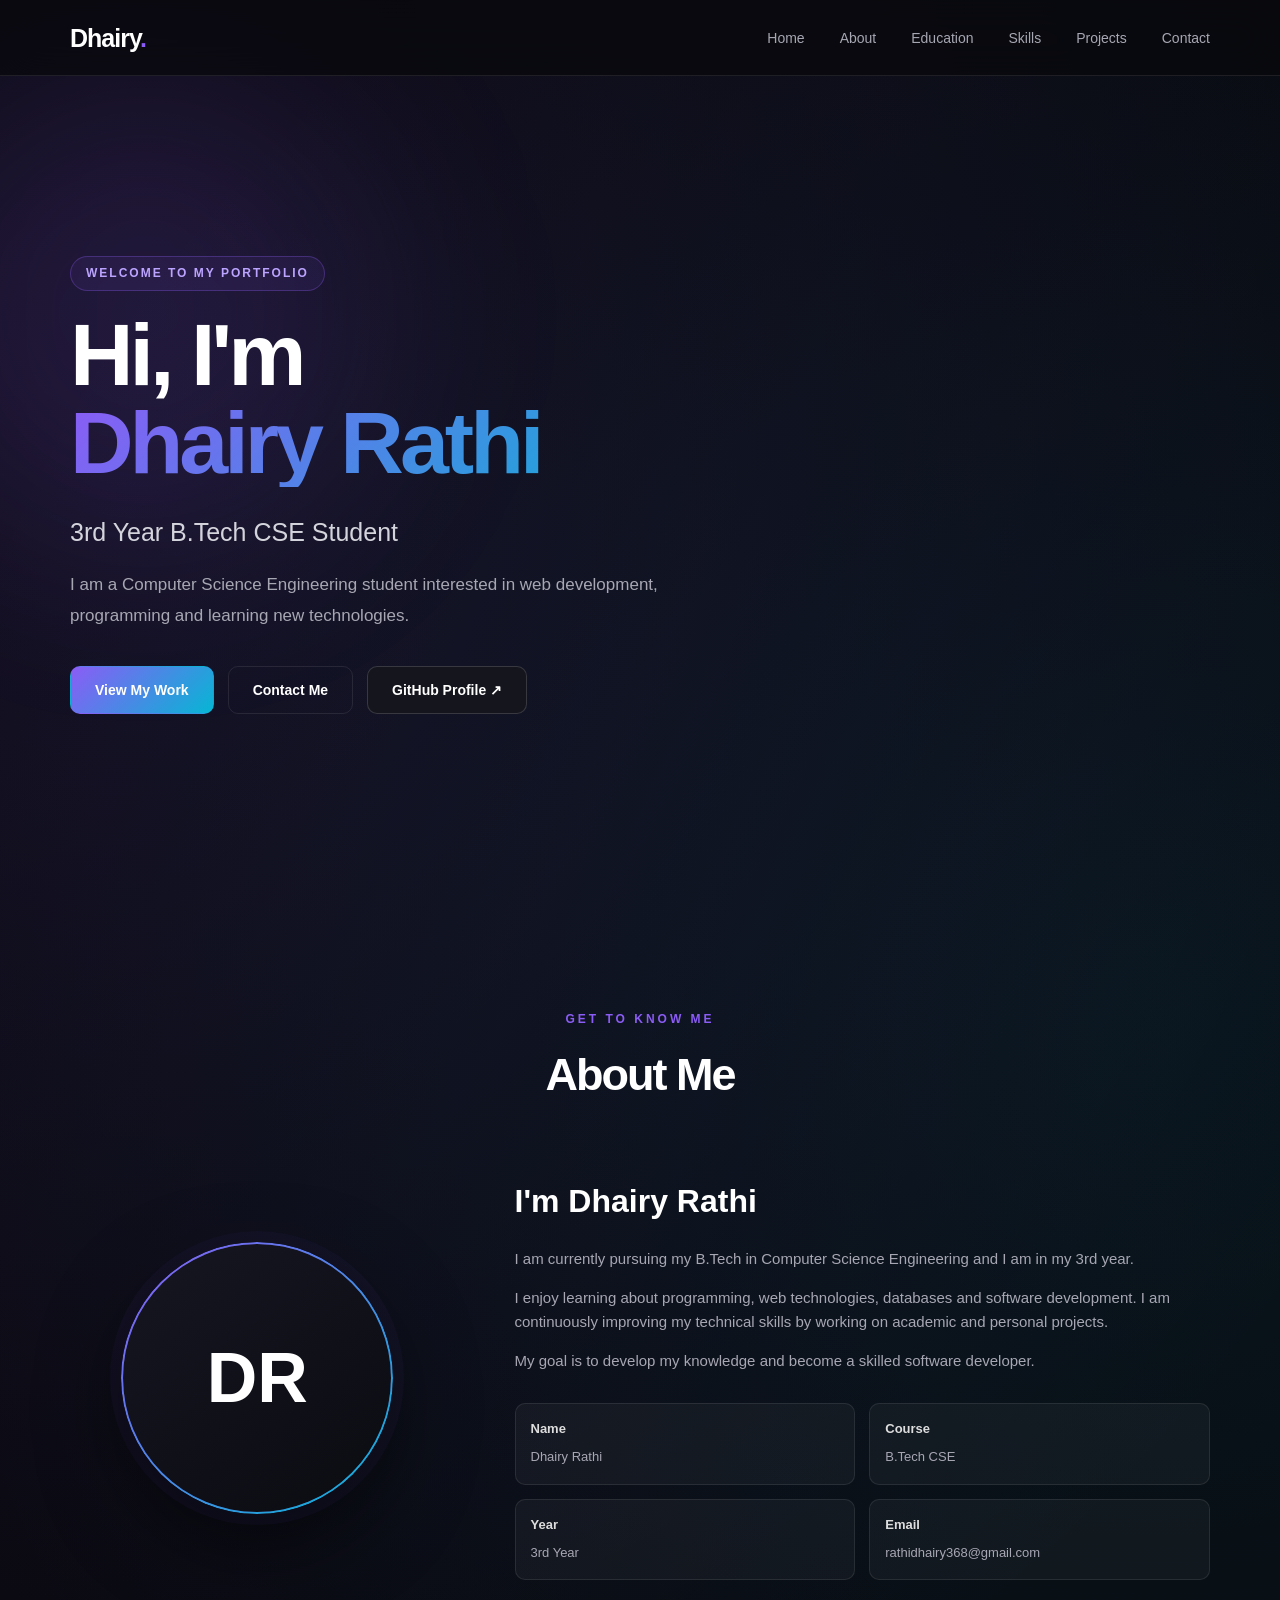
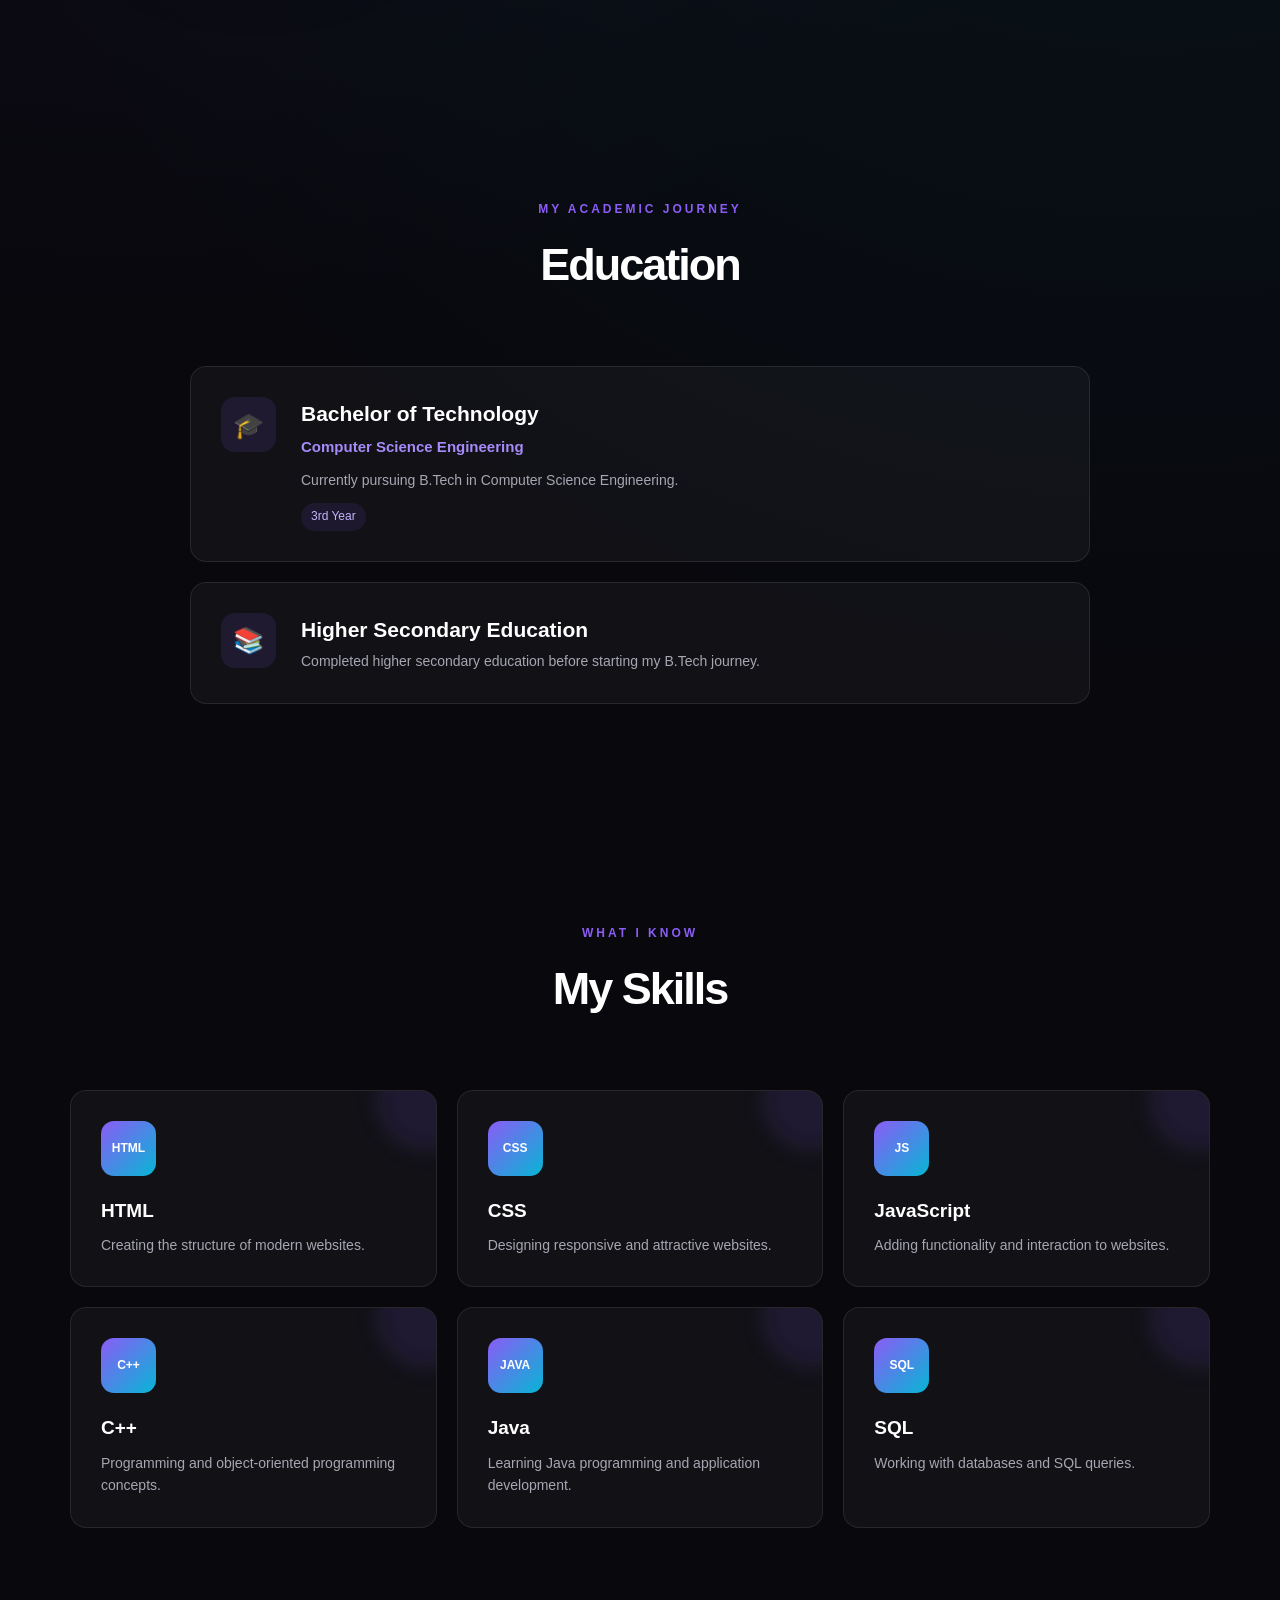
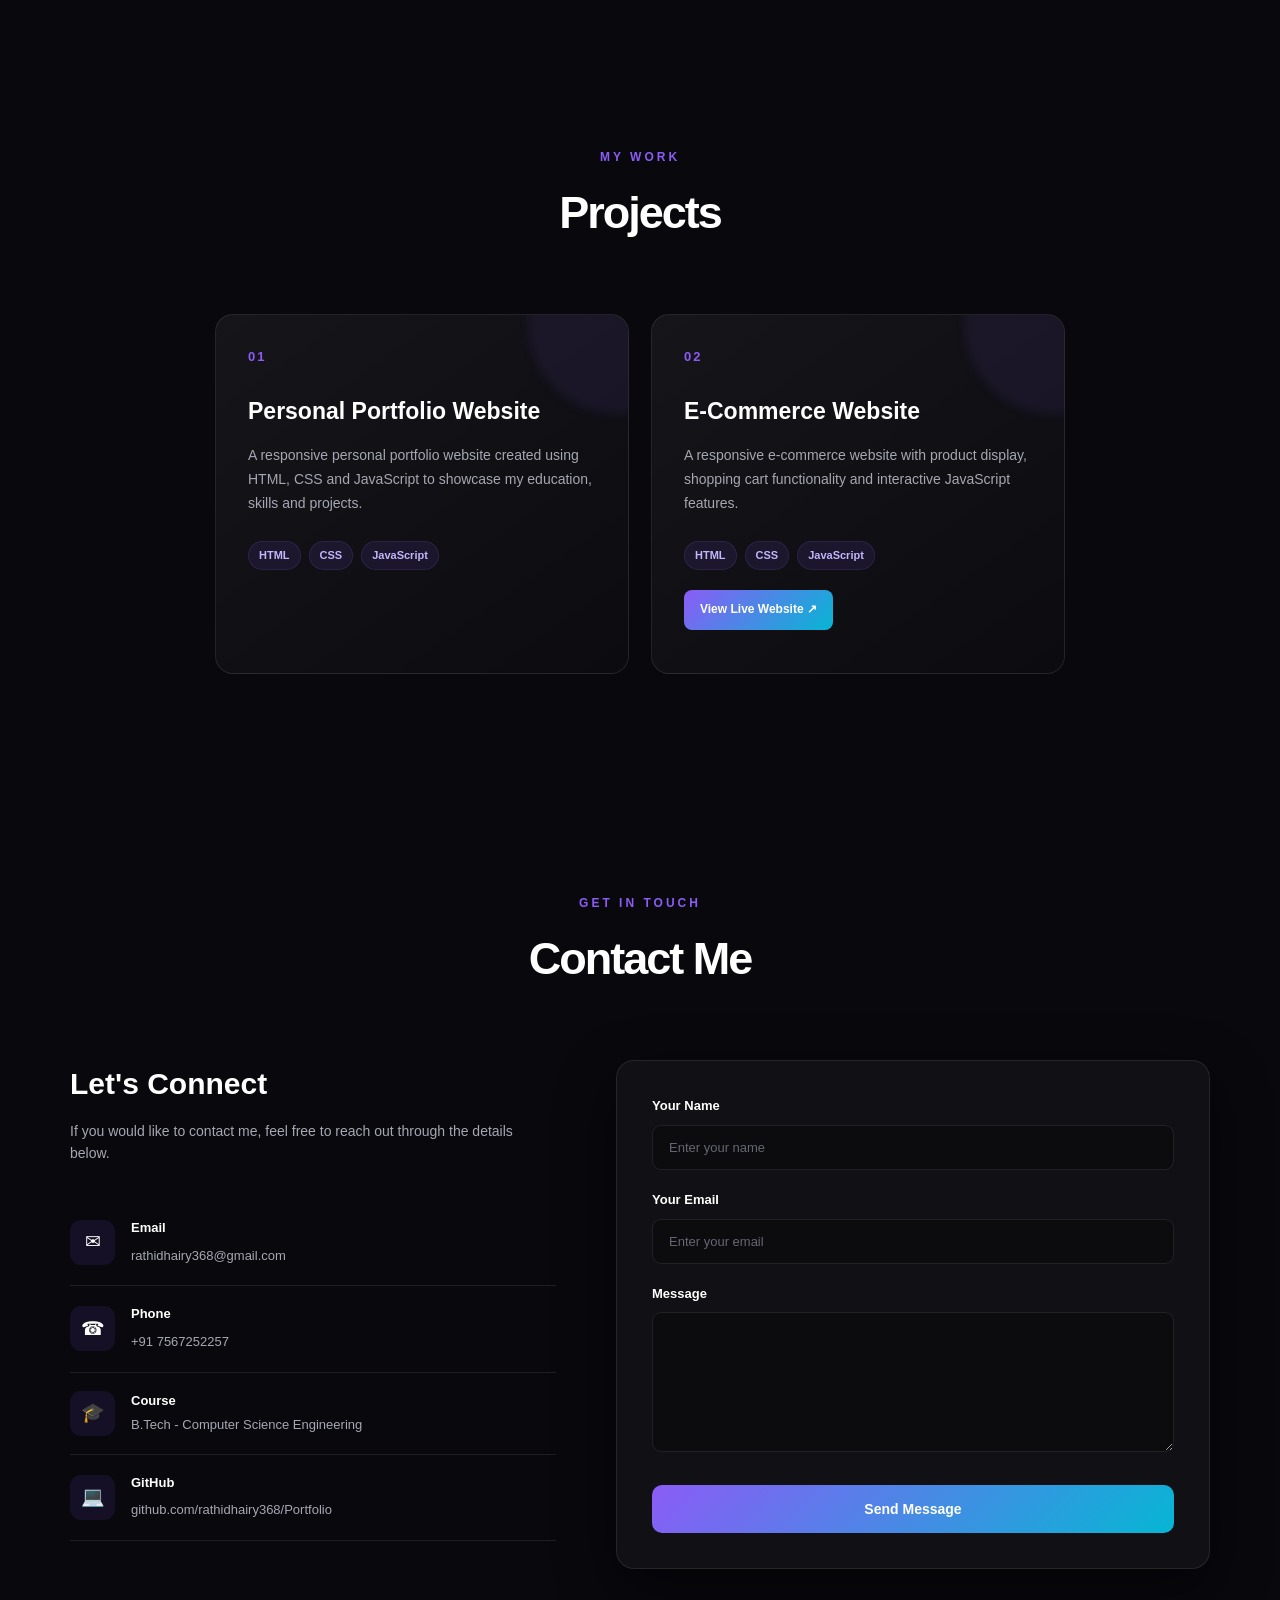
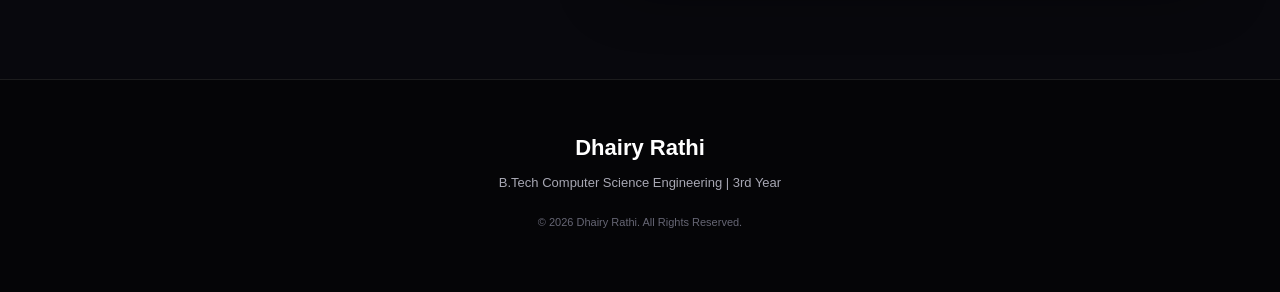
<file: Index.html>
<!DOCTYPE html>
<html lang="en">

<head>
    <meta charset="UTF-8">
    <meta name="viewport" content="width=device-width, initial-scale=1.0">

    <title>Dhairy Rathi | Portfolio</title>

    <link rel="stylesheet" href="style.css">
</head>

<body>

    <!-- ================= NAVBAR ================= -->

    <header>

        <nav class="navbar">

            <div class="logo">
                Dhairy<span>.</span>
            </div>

            <ul class="nav-links" id="navLinks">

                <li>
                    <a href="#home">Home</a>
                </li>

                <li>
                    <a href="#about">About</a>
                </li>

                <li>
                    <a href="#education">Education</a>
                </li>

                <li>
                    <a href="#skills">Skills</a>
                </li>

                <li>
                    <a href="#projects">Projects</a>
                </li>

                <li>
                    <a href="#contact">Contact</a>
                </li>

            </ul>

            <div class="menu-icon" id="menuIcon">
                ☰
            </div>

        </nav>

    </header>


    <!-- ================= HOME ================= -->

    <section id="home" class="hero">

        <div class="hero-content">

            <p class="small-title">
                WELCOME TO MY PORTFOLIO
            </p>

            <h1>
                Hi, I'm
                <span>Dhairy Rathi</span>
            </h1>

            <h2>
                3rd Year B.Tech CSE Student
            </h2>

            <p>
                I am a Computer Science Engineering student interested
                in web development, programming and learning new
                technologies.
            </p>


            <div class="hero-buttons">

                <!-- VIEW PROJECTS -->

                <a
                    href="#projects"
                    class="btn">

                    View My Work

                </a>


                <!-- CONTACT -->

                <a
                    href="#contact"
                    class="btn secondary-btn">

                    Contact Me

                </a>


                <!-- GITHUB -->

                <a
                    href="https://github.com/YOUR-GITHUB-USERNAME"
                    target="_blank"
                    rel="noopener noreferrer"
                    class="btn github-btn">

                    GitHub Profile ↗

                </a>

            </div>

        </div>

    </section>


    <!-- ================= ABOUT ================= -->

    <section id="about" class="section">

        <div class="section-title">

            <p>
                GET TO KNOW ME
            </p>

            <h2>
                About Me
            </h2>

        </div>


        <div class="about-container">


            <!-- PROFILE -->

            <div class="about-image">

                <div class="profile-circle">
                   DR
              </div>

            </div>


            <!-- ABOUT CONTENT -->

            <div class="about-content">

                <h3>
                    I'm Dhairy Rathi
                </h3>

                <p>
                    I am currently pursuing my B.Tech in Computer
                    Science Engineering and I am in my 3rd year.
                </p>

                <p>
                    I enjoy learning about programming, web technologies,
                    databases and software development. I am continuously
                    improving my technical skills by working on academic
                    and personal projects.
                </p>

                <p>
                    My goal is to develop my knowledge and become a
                    skilled software developer.
                </p>


                <div class="about-info">

                    <div>

                        <strong>
                            Name
                        </strong>

                        <span>
                            Dhairy Rathi
                        </span>

                    </div>


                    <div>

                        <strong>
                            Course
                        </strong>

                        <span>
                            B.Tech CSE
                        </span>

                    </div>


                    <div>

                        <strong>
                            Year
                        </strong>

                        <span>
                            3rd Year
                        </span>

                    </div>


                    <div>

                        <strong>
                            Email
                        </strong>

                        <span>
                            rathidhairy368@gmail.com
                        </span>

                    </div>

                </div>

            </div>

        </div>

    </section>


    <!-- ================= EDUCATION ================= -->

    <section
        id="education"
        class="section education-section">


        <div class="section-title">

            <p>
                MY ACADEMIC JOURNEY
            </p>

            <h2>
                Education
            </h2>

        </div>


        <div class="education-container">


            <!-- B.TECH -->

            <div class="education-card">

                <div class="education-icon">
                    🎓
                </div>

                <div>

                    <h3>
                        Bachelor of Technology
                    </h3>

                    <h4>
                        Computer Science Engineering
                    </h4>

                    <p>
                        Currently pursuing B.Tech in Computer
                        Science Engineering.
                    </p>

                    <span class="education-year">
                        3rd Year
                    </span>

                </div>

            </div>


            <!-- HIGHER SECONDARY -->

            <div class="education-card">

                <div class="education-icon">
                    📚
                </div>

                <div>

                    <h3>
                        Higher Secondary Education
                    </h3>

                    <p>
                        Completed higher secondary education before
                        starting my B.Tech journey.
                    </p>

                </div>

            </div>

        </div>

    </section>


    <!-- ================= SKILLS ================= -->

    <section
        id="skills"
        class="section">


        <div class="section-title">

            <p>
                WHAT I KNOW
            </p>

            <h2>
                My Skills
            </h2>

        </div>


        <div class="skills-container">


            <!-- HTML -->

            <div class="skill-card">

                <div class="skill-icon">
                    HTML
                </div>

                <h3>
                    HTML
                </h3>

                <p>
                    Creating the structure of modern websites.
                </p>

            </div>


            <!-- CSS -->

            <div class="skill-card">

                <div class="skill-icon">
                    CSS
                </div>

                <h3>
                    CSS
                </h3>

                <p>
                    Designing responsive and attractive websites.
                </p>

            </div>


            <!-- JAVASCRIPT -->

            <div class="skill-card">

                <div class="skill-icon">
                    JS
                </div>

                <h3>
                    JavaScript
                </h3>

                <p>
                    Adding functionality and interaction to websites.
                </p>

            </div>


            <!-- C++ -->

            <div class="skill-card">

                <div class="skill-icon">
                    C++
                </div>

                <h3>
                    C++
                </h3>

                <p>
                    Programming and object-oriented programming concepts.
                </p>

            </div>


            <!-- JAVA -->

            <div class="skill-card">

                <div class="skill-icon">
                    JAVA
                </div>

                <h3>
                    Java
                </h3>

                <p>
                    Learning Java programming and application development.
                </p>

            </div>


            <!-- SQL -->

            <div class="skill-card">

                <div class="skill-icon">
                    SQL
                </div>

                <h3>
                    SQL
                </h3>

                <p>
                    Working with databases and SQL queries.
                </p>

            </div>

        </div>

    </section>


    <!-- ================= PROJECTS ================= -->

    <section
        id="projects"
        class="section projects-section">


        <div class="section-title">

            <p>
                MY WORK
            </p>

            <h2>
                Projects
            </h2>

        </div>


        <div class="projects-container">


            <!-- ================= PROJECT 01 ================= -->

            <div class="project-card">

                <div class="project-number">
                    01
                </div>

                <h3>
                    Personal Portfolio Website
                </h3>

                <p>
                    A responsive personal portfolio website created
                    using HTML, CSS and JavaScript to showcase my
                    education, skills and projects.
                </p>


                <div class="project-tech">

                    <span>
                        HTML
                    </span>

                    <span>
                        CSS
                    </span>

                    <span>
                        JavaScript
                    </span>

                </div>

            </div>


            <!-- ================= PROJECT 02 ================= -->

            <div class="project-card">

                <div class="project-number">
                    02
                </div>

                <h3>
                    E-Commerce Website
                </h3>

                <p>
                    A responsive e-commerce website with product
                    display, shopping cart functionality and
                    interactive JavaScript features.
                </p>


                <div class="project-tech">

                    <span>
                        HTML
                    </span>

                    <span>
                        CSS
                    </span>

                    <span>
                        JavaScript
                    </span>

                </div>


                <!-- LIVE WEBSITE -->

                <a
                    href="https://e-commerce-website-ashen-rho-31.vercel.app/"
                    target="_blank"
                    rel="noopener noreferrer"
                    class="project-btn">

                    View Live Website ↗

                </a>

            </div>

        </div>

    </section>


    <!-- ================= CONTACT ================= -->

    <section
        id="contact"
        class="section contact-section">


        <div class="section-title">

            <p>
                GET IN TOUCH
            </p>

            <h2>
                Contact Me
            </h2>

        </div>


        <div class="contact-container">


            <!-- ================= CONTACT INFORMATION ================= -->

            <div class="contact-info">

                <h3>
                    Let's Connect
                </h3>

                <p>
                    If you would like to contact me, feel free to
                    reach out through the details below.
                </p>


                <!-- EMAIL -->

                <div class="contact-item">

                    <div class="contact-icon">
                        ✉
                    </div>

                    <div>

                        <h4>
                            Email
                        </h4>

                        <a
                            href="mailto:rathidhairy368@gmail.com">

                            rathidhairy368@gmail.com

                        </a>

                    </div>

                </div>


                <!-- PHONE -->

                <div class="contact-item">

                    <div class="contact-icon">
                        ☎
                    </div>

                    <div>

                        <h4>
                            Phone
                        </h4>

                        <a
                            href="tel:7567252257">

                            +91 7567252257

                        </a>

                    </div>

                </div>


                <!-- COURSE -->

                <div class="contact-item">

                    <div class="contact-icon">
                        🎓
                    </div>

                    <div>

                        <h4>
                            Course
                        </h4>

                        <p>
                            B.Tech - Computer Science Engineering
                        </p>

                    </div>

                </div>


                <!-- GITHUB -->

                <div class="contact-item">

                    <div class="contact-icon">
                        💻
                    </div>

                    <div>

                        <h4>
                            GitHub
                        </h4>

                        <a
                            href="https://github.com/YOUR-GITHUB-USERNAME"
                            target="_blank"
                            rel="noopener noreferrer">

                          github.com/rathidhairy368/Portfolio

                        </a>

                    </div>

                </div>

            </div>


            <!-- ================= CONTACT FORM ================= -->

            <form
                id="contactForm"
                class="contact-form"
                action="https://formspree.io/f/xqpekvbk"
                method="POST">


                <!-- NAME -->

                <div class="form-group">

                    <label for="name">
                        Your Name
                    </label>

                    <input
                        type="text"
                        id="name"
                        name="name"
                        placeholder="Enter your name"
                    >

                    <small id="nameError">
                    </small>

                </div>


                <!-- EMAIL -->

                <div class="form-group">

                    <label for="email">
                        Your Email
                    </label>

                    <input
                        type="email"
                        id="email"
                        name="email"
                        placeholder="Enter your email"
                    >

                    <small id="emailError">
                    </small>

                </div>


                <!-- MESSAGE -->

                <div class="form-group">

                    <label for="message">
                        Message
                    </label>

                    <textarea
                        id="message"
                        name="message"
                        rows="5"
                        placeholder="Write your message">
                    </textarea>

                    <small id="messageError">
                    </small>

                </div>


                <!-- SUBMIT -->

                <button
                    type="submit"
                    class="btn">

                    Send Message

                </button>

            </form>

        </div>

    </section>


    <!-- ================= FOOTER ================= -->

    <footer>

        <div class="footer-content">

            <h3>
                Dhairy Rathi
            </h3>

            <p>
                B.Tech Computer Science Engineering | 3rd Year
            </p>

            <p class="copyright">
                © 2026 Dhairy Rathi. All Rights Reserved.
            </p>

        </div>

    </footer>


    <!-- ================= JAVASCRIPT ================= -->

    <script src="script.js"></script>

</body>

</html>
</file>
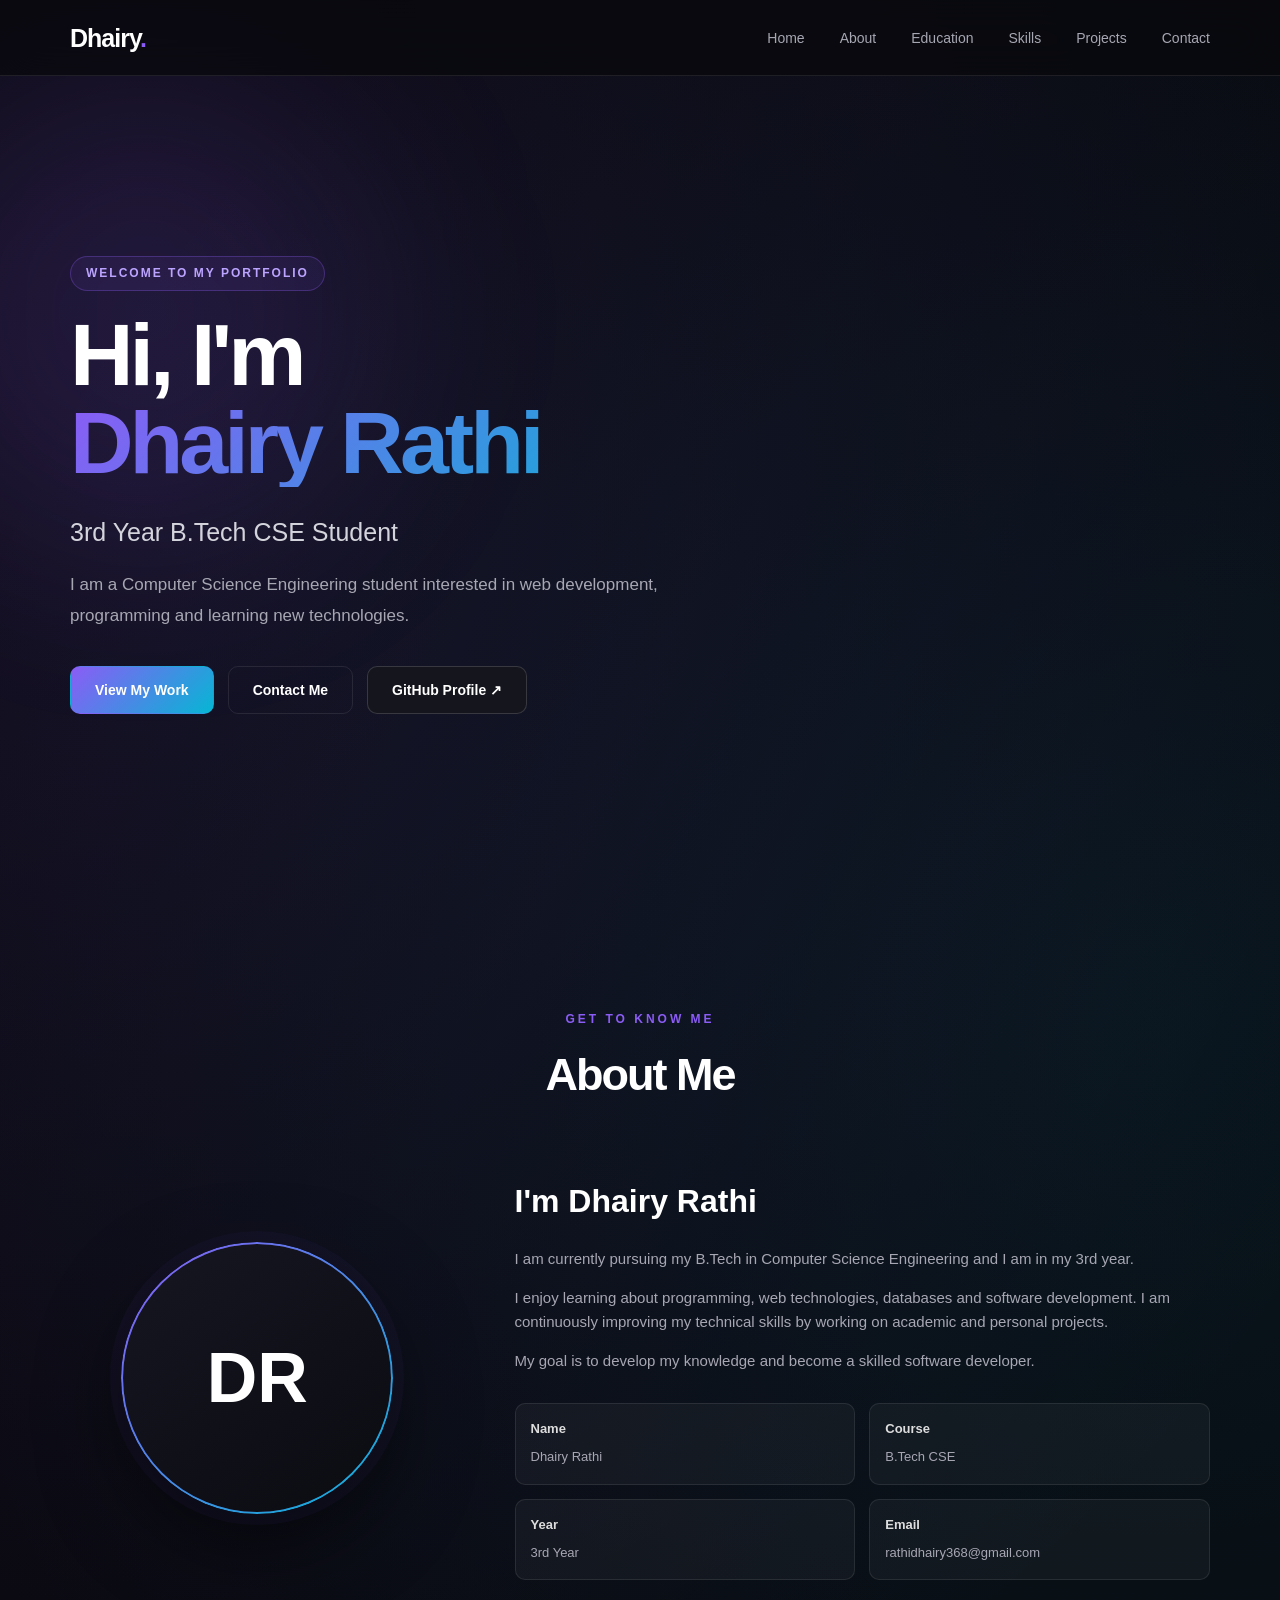
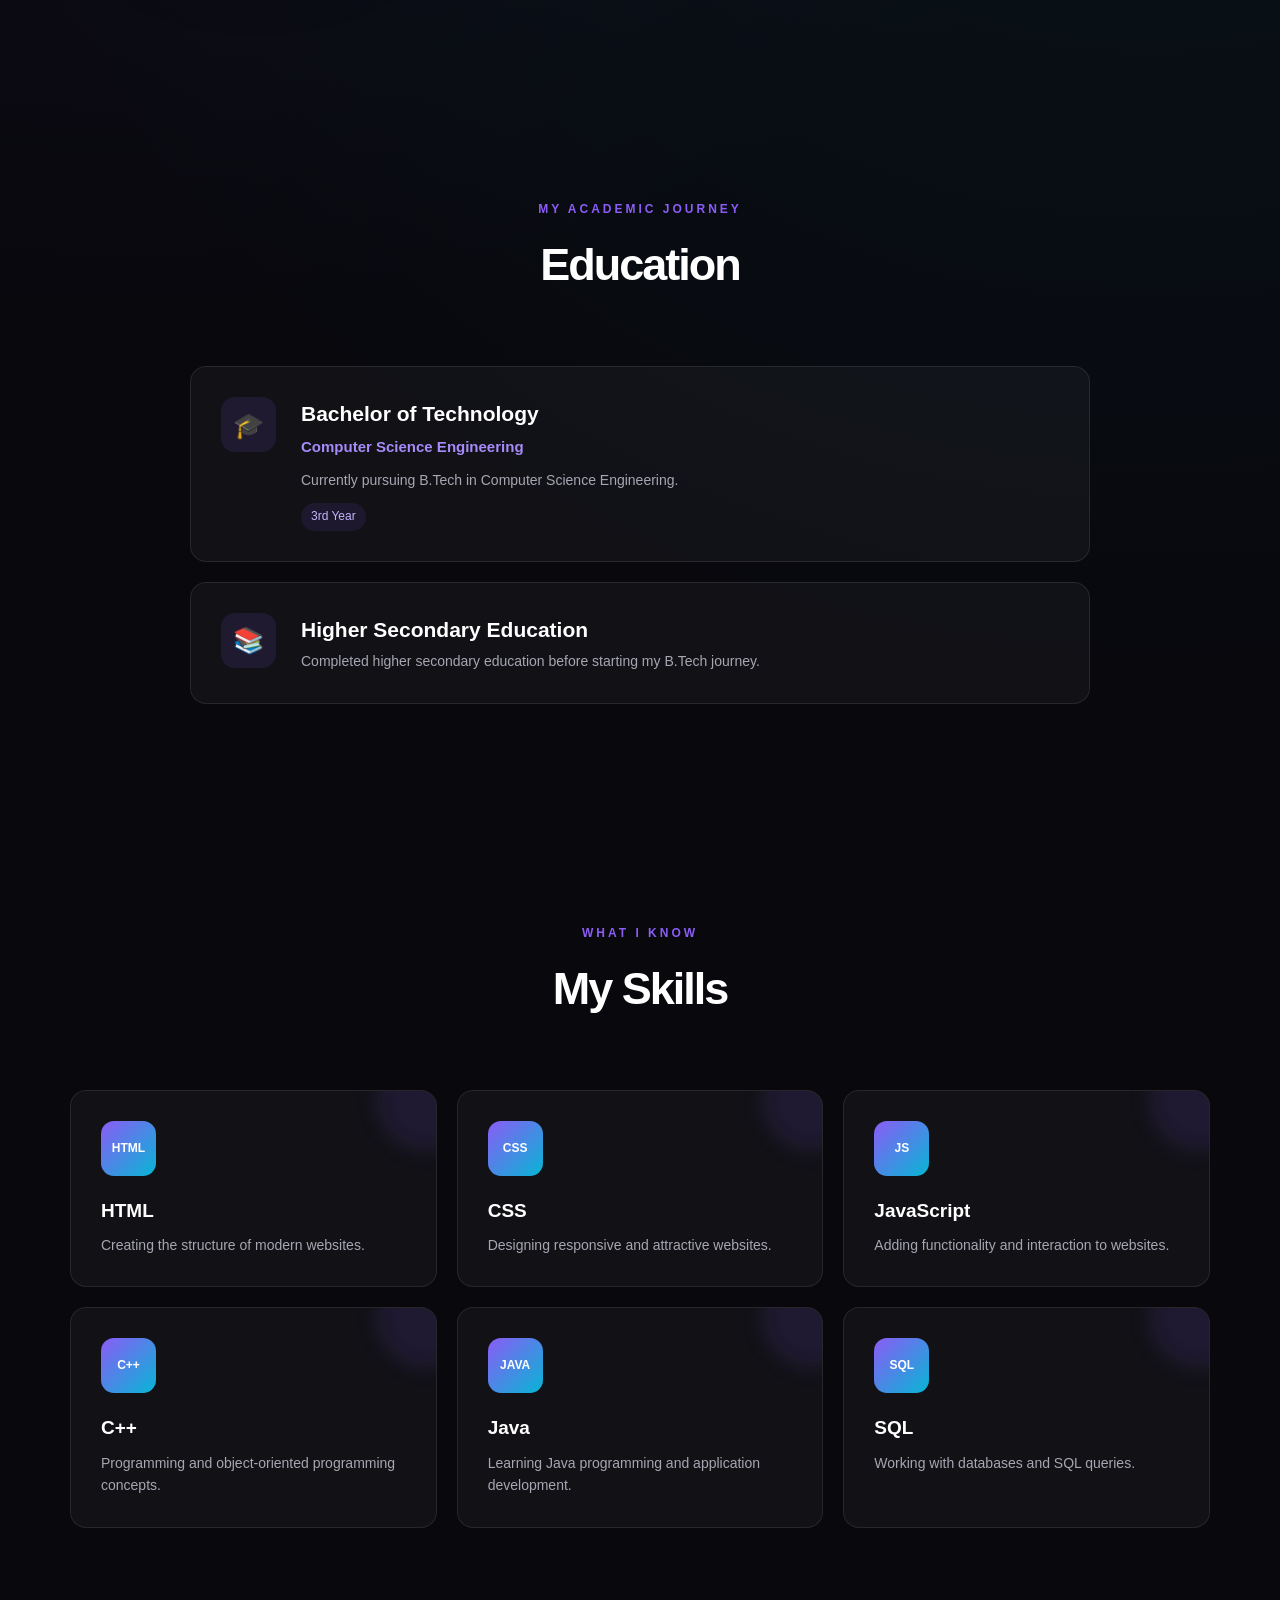
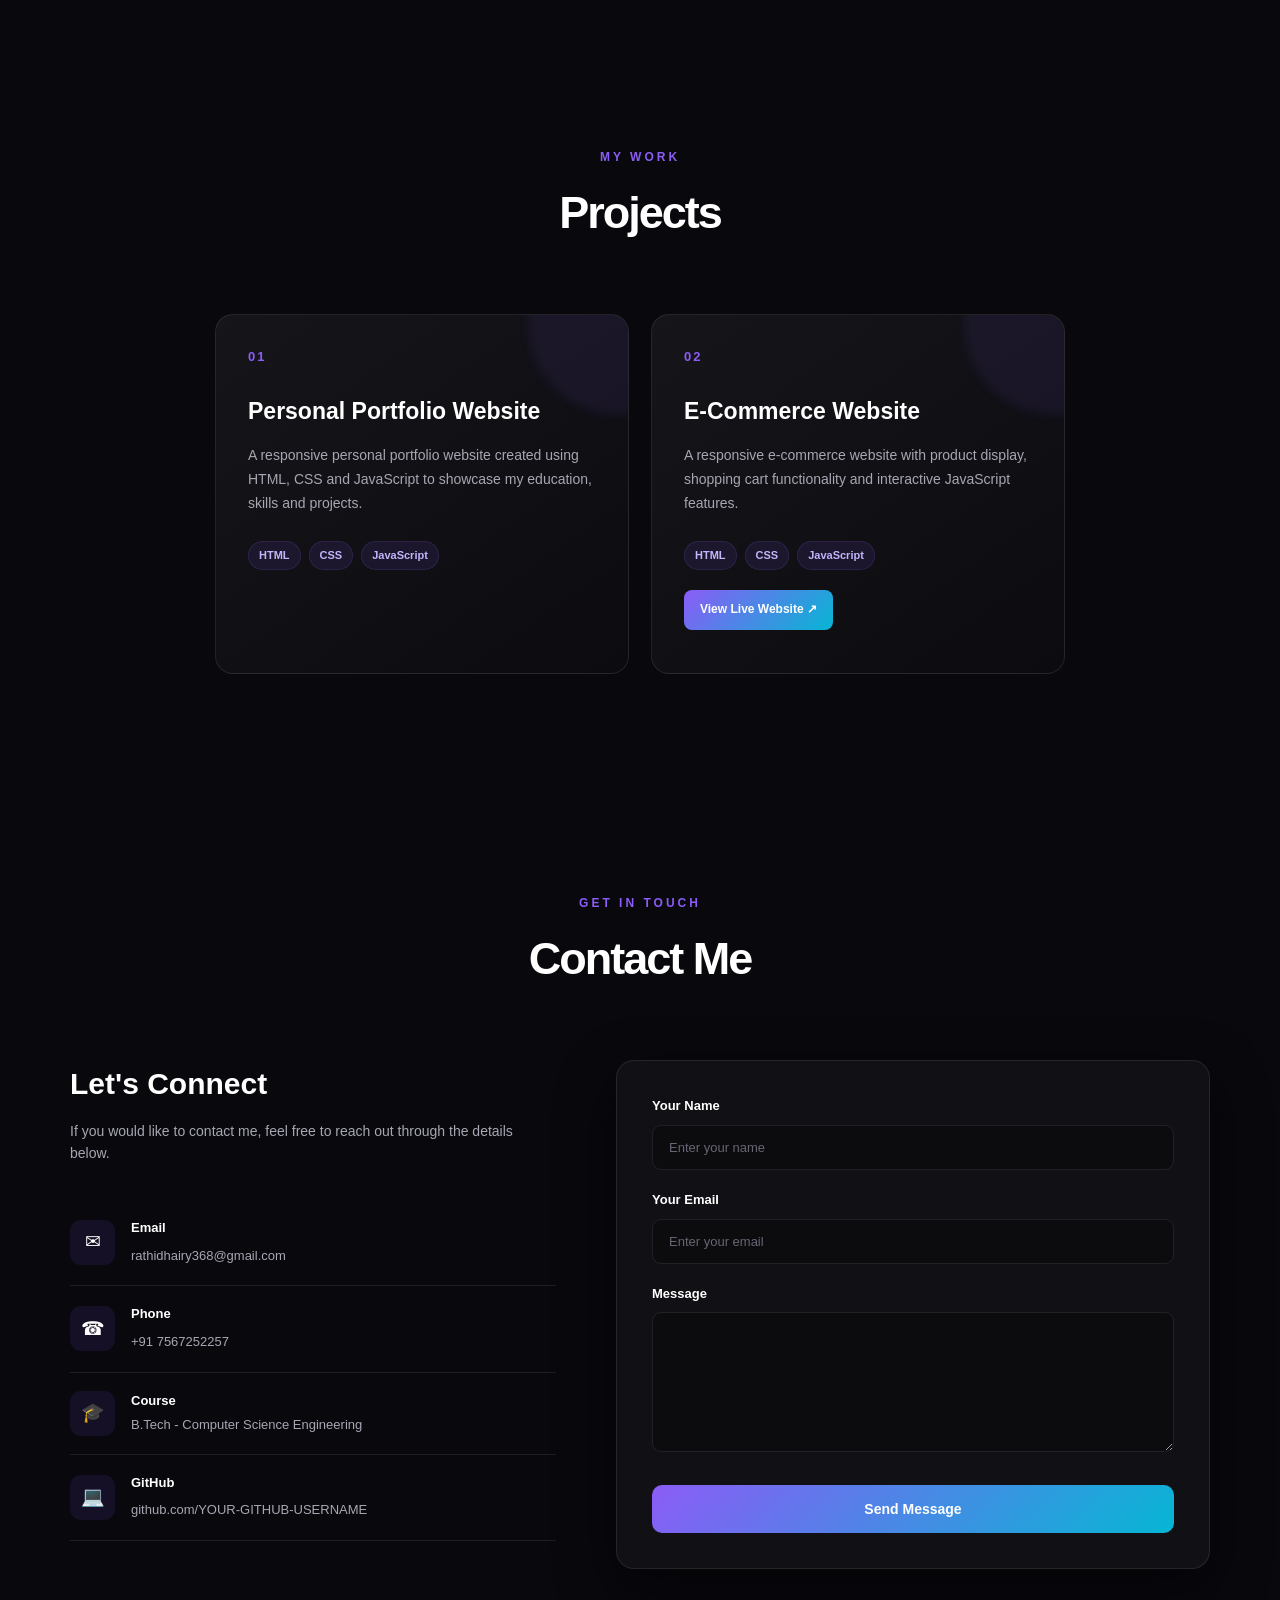
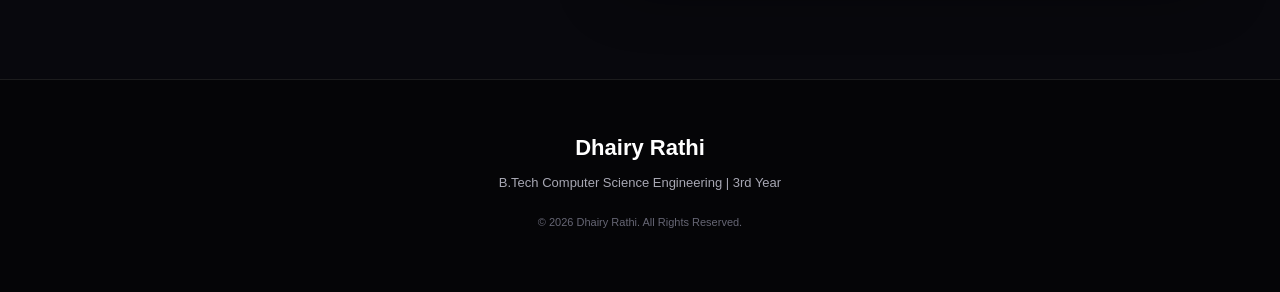
<file: Projet WT.html>
<!DOCTYPE html>
<html lang="en">

<head>
    <meta charset="UTF-8">
    <meta name="viewport" content="width=device-width, initial-scale=1.0">

    <title>Dhairy Rathi | Portfolio</title>

    <link rel="stylesheet" href="style.css">
</head>

<body>

    <!-- ================= NAVBAR ================= -->

    <header>

        <nav class="navbar">

            <div class="logo">
                Dhairy<span>.</span>
            </div>

            <ul class="nav-links" id="navLinks">

                <li>
                    <a href="#home">Home</a>
                </li>

                <li>
                    <a href="#about">About</a>
                </li>

                <li>
                    <a href="#education">Education</a>
                </li>

                <li>
                    <a href="#skills">Skills</a>
                </li>

                <li>
                    <a href="#projects">Projects</a>
                </li>

                <li>
                    <a href="#contact">Contact</a>
                </li>

            </ul>

            <div class="menu-icon" id="menuIcon">
                ☰
            </div>

        </nav>

    </header>


    <!-- ================= HOME ================= -->

    <section id="home" class="hero">

        <div class="hero-content">

            <p class="small-title">
                WELCOME TO MY PORTFOLIO
            </p>

            <h1>
                Hi, I'm
                <span>Dhairy Rathi</span>
            </h1>

            <h2>
                3rd Year B.Tech CSE Student
            </h2>

            <p>
                I am a Computer Science Engineering student interested
                in web development, programming and learning new
                technologies.
            </p>


            <div class="hero-buttons">

                <!-- VIEW PROJECTS -->

                <a
                    href="#projects"
                    class="btn">

                    View My Work

                </a>


                <!-- CONTACT -->

                <a
                    href="#contact"
                    class="btn secondary-btn">

                    Contact Me

                </a>


                <!-- GITHUB -->

                <a
                    href="https://github.com/YOUR-GITHUB-USERNAME"
                    target="_blank"
                    rel="noopener noreferrer"
                    class="btn github-btn">

                    GitHub Profile ↗

                </a>

            </div>

        </div>

    </section>


    <!-- ================= ABOUT ================= -->

    <section id="about" class="section">

        <div class="section-title">

            <p>
                GET TO KNOW ME
            </p>

            <h2>
                About Me
            </h2>

        </div>


        <div class="about-container">


            <!-- PROFILE -->

            <div class="about-image">

                <div class="profile-circle">
                    DR
                </div>

            </div>


            <!-- ABOUT CONTENT -->

            <div class="about-content">

                <h3>
                    I'm Dhairy Rathi
                </h3>

                <p>
                    I am currently pursuing my B.Tech in Computer
                    Science Engineering and I am in my 3rd year.
                </p>

                <p>
                    I enjoy learning about programming, web technologies,
                    databases and software development. I am continuously
                    improving my technical skills by working on academic
                    and personal projects.
                </p>

                <p>
                    My goal is to develop my knowledge and become a
                    skilled software developer.
                </p>


                <div class="about-info">

                    <div>

                        <strong>
                            Name
                        </strong>

                        <span>
                            Dhairy Rathi
                        </span>

                    </div>


                    <div>

                        <strong>
                            Course
                        </strong>

                        <span>
                            B.Tech CSE
                        </span>

                    </div>


                    <div>

                        <strong>
                            Year
                        </strong>

                        <span>
                            3rd Year
                        </span>

                    </div>


                    <div>

                        <strong>
                            Email
                        </strong>

                        <span>
                            rathidhairy368@gmail.com
                        </span>

                    </div>

                </div>

            </div>

        </div>

    </section>


    <!-- ================= EDUCATION ================= -->

    <section
        id="education"
        class="section education-section">


        <div class="section-title">

            <p>
                MY ACADEMIC JOURNEY
            </p>

            <h2>
                Education
            </h2>

        </div>


        <div class="education-container">


            <!-- B.TECH -->

            <div class="education-card">

                <div class="education-icon">
                    🎓
                </div>

                <div>

                    <h3>
                        Bachelor of Technology
                    </h3>

                    <h4>
                        Computer Science Engineering
                    </h4>

                    <p>
                        Currently pursuing B.Tech in Computer
                        Science Engineering.
                    </p>

                    <span class="education-year">
                        3rd Year
                    </span>

                </div>

            </div>


            <!-- HIGHER SECONDARY -->

            <div class="education-card">

                <div class="education-icon">
                    📚
                </div>

                <div>

                    <h3>
                        Higher Secondary Education
                    </h3>

                    <p>
                        Completed higher secondary education before
                        starting my B.Tech journey.
                    </p>

                </div>

            </div>

        </div>

    </section>


    <!-- ================= SKILLS ================= -->

    <section
        id="skills"
        class="section">


        <div class="section-title">

            <p>
                WHAT I KNOW
            </p>

            <h2>
                My Skills
            </h2>

        </div>


        <div class="skills-container">


            <!-- HTML -->

            <div class="skill-card">

                <div class="skill-icon">
                    HTML
                </div>

                <h3>
                    HTML
                </h3>

                <p>
                    Creating the structure of modern websites.
                </p>

            </div>


            <!-- CSS -->

            <div class="skill-card">

                <div class="skill-icon">
                    CSS
                </div>

                <h3>
                    CSS
                </h3>

                <p>
                    Designing responsive and attractive websites.
                </p>

            </div>


            <!-- JAVASCRIPT -->

            <div class="skill-card">

                <div class="skill-icon">
                    JS
                </div>

                <h3>
                    JavaScript
                </h3>

                <p>
                    Adding functionality and interaction to websites.
                </p>

            </div>


            <!-- C++ -->

            <div class="skill-card">

                <div class="skill-icon">
                    C++
                </div>

                <h3>
                    C++
                </h3>

                <p>
                    Programming and object-oriented programming concepts.
                </p>

            </div>


            <!-- JAVA -->

            <div class="skill-card">

                <div class="skill-icon">
                    JAVA
                </div>

                <h3>
                    Java
                </h3>

                <p>
                    Learning Java programming and application development.
                </p>

            </div>


            <!-- SQL -->

            <div class="skill-card">

                <div class="skill-icon">
                    SQL
                </div>

                <h3>
                    SQL
                </h3>

                <p>
                    Working with databases and SQL queries.
                </p>

            </div>

        </div>

    </section>


    <!-- ================= PROJECTS ================= -->

    <section
        id="projects"
        class="section projects-section">


        <div class="section-title">

            <p>
                MY WORK
            </p>

            <h2>
                Projects
            </h2>

        </div>


        <div class="projects-container">


            <!-- ================= PROJECT 01 ================= -->

            <div class="project-card">

                <div class="project-number">
                    01
                </div>

                <h3>
                    Personal Portfolio Website
                </h3>

                <p>
                    A responsive personal portfolio website created
                    using HTML, CSS and JavaScript to showcase my
                    education, skills and projects.
                </p>


                <div class="project-tech">

                    <span>
                        HTML
                    </span>

                    <span>
                        CSS
                    </span>

                    <span>
                        JavaScript
                    </span>

                </div>

            </div>


            <!-- ================= PROJECT 02 ================= -->

            <div class="project-card">

                <div class="project-number">
                    02
                </div>

                <h3>
                    E-Commerce Website
                </h3>

                <p>
                    A responsive e-commerce website with product
                    display, shopping cart functionality and
                    interactive JavaScript features.
                </p>


                <div class="project-tech">

                    <span>
                        HTML
                    </span>

                    <span>
                        CSS
                    </span>

                    <span>
                        JavaScript
                    </span>

                </div>


                <!-- LIVE WEBSITE -->

                <a
                    href="https://e-commerce-website-ashen-rho-31.vercel.app/"
                    target="_blank"
                    rel="noopener noreferrer"
                    class="project-btn">

                    View Live Website ↗

                </a>

            </div>

        </div>

    </section>


    <!-- ================= CONTACT ================= -->

    <section
        id="contact"
        class="section contact-section">


        <div class="section-title">

            <p>
                GET IN TOUCH
            </p>

            <h2>
                Contact Me
            </h2>

        </div>


        <div class="contact-container">


            <!-- ================= CONTACT INFORMATION ================= -->

            <div class="contact-info">

                <h3>
                    Let's Connect
                </h3>

                <p>
                    If you would like to contact me, feel free to
                    reach out through the details below.
                </p>


                <!-- EMAIL -->

                <div class="contact-item">

                    <div class="contact-icon">
                        ✉
                    </div>

                    <div>

                        <h4>
                            Email
                        </h4>

                        <a
                            href="mailto:rathidhairy368@gmail.com">

                            rathidhairy368@gmail.com

                        </a>

                    </div>

                </div>


                <!-- PHONE -->

                <div class="contact-item">

                    <div class="contact-icon">
                        ☎
                    </div>

                    <div>

                        <h4>
                            Phone
                        </h4>

                        <a
                            href="tel:7567252257">

                            +91 7567252257

                        </a>

                    </div>

                </div>


                <!-- COURSE -->

                <div class="contact-item">

                    <div class="contact-icon">
                        🎓
                    </div>

                    <div>

                        <h4>
                            Course
                        </h4>

                        <p>
                            B.Tech - Computer Science Engineering
                        </p>

                    </div>

                </div>


                <!-- GITHUB -->

                <div class="contact-item">

                    <div class="contact-icon">
                        💻
                    </div>

                    <div>

                        <h4>
                            GitHub
                        </h4>

                        <a
                            href="https://github.com/YOUR-GITHUB-USERNAME"
                            target="_blank"
                            rel="noopener noreferrer">

                            github.com/YOUR-GITHUB-USERNAME

                        </a>

                    </div>

                </div>

            </div>


            <!-- ================= CONTACT FORM ================= -->

            <form
                id="contactForm"
                class="contact-form"
                action="https://formspree.io/f/xqpekvbk"
                method="POST">


                <!-- NAME -->

                <div class="form-group">

                    <label for="name">
                        Your Name
                    </label>

                    <input
                        type="text"
                        id="name"
                        name="name"
                        placeholder="Enter your name"
                    >

                    <small id="nameError">
                    </small>

                </div>


                <!-- EMAIL -->

                <div class="form-group">

                    <label for="email">
                        Your Email
                    </label>

                    <input
                        type="email"
                        id="email"
                        name="email"
                        placeholder="Enter your email"
                    >

                    <small id="emailError">
                    </small>

                </div>


                <!-- MESSAGE -->

                <div class="form-group">

                    <label for="message">
                        Message
                    </label>

                    <textarea
                        id="message"
                        name="message"
                        rows="5"
                        placeholder="Write your message">
                    </textarea>

                    <small id="messageError">
                    </small>

                </div>


                <!-- SUBMIT -->

                <button
                    type="submit"
                    class="btn">

                    Send Message

                </button>

            </form>

        </div>

    </section>


    <!-- ================= FOOTER ================= -->

    <footer>

        <div class="footer-content">

            <h3>
                Dhairy Rathi
            </h3>

            <p>
                B.Tech Computer Science Engineering | 3rd Year
            </p>

            <p class="copyright">
                © 2026 Dhairy Rathi. All Rights Reserved.
            </p>

        </div>

    </footer>


    <!-- ================= JAVASCRIPT ================= -->

    <script src="script.js"></script>

</body>

</html>
</file>
<file: style.css>
/* =========================================================
   DHAIRY RATHI - MODERN DEVELOPER PORTFOLIO
   ========================================================= */


/* =========================
   GLOBAL
   ========================= */

* {
    margin: 0;
    padding: 0;
    box-sizing: border-box;
    scroll-behavior: smooth;
}

:root {

    --bg: #08080d;

    --bg-light: #0e0e16;

    --card: rgba(255, 255, 255, 0.04);

    --text: #ffffff;

    --text-light: #a7a7b3;

    --primary: #8b5cf6;

    --secondary: #06b6d4;

    --border: rgba(255, 255, 255, 0.09);

    --gradient:
        linear-gradient(
            135deg,
            #8b5cf6,
            #06b6d4
        );

    --shadow:
        0 20px 60px rgba(0, 0, 0, 0.45);
}

html {
    scroll-behavior: smooth;
}

body {

    font-family:
        "Inter",
        "Segoe UI",
        Arial,
        sans-serif;

    background:

        radial-gradient(
            circle at 10% 10%,
            rgba(139, 92, 246, 0.10),
            transparent 30%
        ),

        radial-gradient(
            circle at 90% 20%,
            rgba(6, 182, 212, 0.08),
            transparent 30%
        ),

        var(--bg);

    color: var(--text);

    line-height: 1.6;

    overflow-x: hidden;
}


/* =========================
   SCROLLBAR
   ========================= */

::-webkit-scrollbar {
    width: 8px;
}

::-webkit-scrollbar-track {
    background: var(--bg);
}

::-webkit-scrollbar-thumb {

    background:
        linear-gradient(
            var(--primary),
            var(--secondary)
        );

    border-radius: 20px;
}


/* =========================
   SELECTION
   ========================= */

::selection {

    background: var(--primary);

    color: white;
}


/* =========================================================
   NAVBAR
   ========================================================= */

header {

    position: fixed;

    top: 0;
    left: 0;

    width: 100%;

    z-index: 1000;

    background:
        rgba(8, 8, 13, 0.75);

    backdrop-filter: blur(18px);

    border-bottom:
        1px solid var(--border);
}

.navbar {

    max-width: 1200px;

    margin: auto;

    height: 75px;

    padding: 0 30px;

    display: flex;

    align-items: center;

    justify-content: space-between;
}


/* LOGO */

.logo {

    font-size: 25px;

    font-weight: 800;

    letter-spacing: -1px;
}

.logo span {

    color: var(--primary);
}


/* NAV LINKS */

.nav-links {

    display: flex;

    list-style: none;

    gap: 35px;
}

.nav-links a {

    position: relative;

    color: var(--text-light);

    text-decoration: none;

    font-size: 14px;

    font-weight: 500;

    transition: 0.3s ease;
}

.nav-links a::after {

    content: "";

    position: absolute;

    left: 0;

    bottom: -7px;

    width: 0;

    height: 2px;

    background: var(--gradient);

    transition: 0.3s ease;
}

.nav-links a:hover {

    color: white;
}

.nav-links a:hover::after {

    width: 100%;
}


/* MENU */

.menu-icon {

    display: none;

    font-size: 28px;

    cursor: pointer;

    color: white;
}


/* =========================================================
   HOME
   ========================================================= */

.hero {

    min-height: 100vh;

    max-width: 1200px;

    margin: auto;

    padding:
        150px 30px 80px;

    display: flex;

    align-items: center;

    position: relative;
}


/* BACKGROUND GLOW */

.hero::before {

    content: "";

    position: absolute;

    width: 450px;

    height: 450px;

    background:
        rgba(139, 92, 246, 0.12);

    filter: blur(100px);

    border-radius: 50%;

    top: 10%;

    left: -10%;

    pointer-events: none;
}


/* HERO CONTENT */

.hero-content {

    max-width: 850px;

    animation:
        heroFade 1s ease forwards;
}

@keyframes heroFade {

    from {

        opacity: 0;

        transform:
            translateY(30px);
    }

    to {

        opacity: 1;

        transform:
            translateY(0);
    }
}


/* SMALL TITLE */

.small-title {

    display: inline-block;

    padding:
        7px 15px;

    margin-bottom: 20px;

    border:
        1px solid
        rgba(139, 92, 246, 0.3);

    border-radius: 30px;

    background:
        rgba(139, 92, 246, 0.08);

    color: #bba4ff;

    font-size: 12px;

    letter-spacing: 2px;

    font-weight: 600;
}


/* MAIN TITLE */

.hero h1 {

    font-size:
        clamp(48px, 8vw, 88px);

    line-height: 1;

    letter-spacing: -4px;

    margin-bottom: 25px;

    font-weight: 800;
}

.hero h1 span {

    display: block;

    background: var(--gradient);

    -webkit-background-clip: text;

    -webkit-text-fill-color: transparent;

    background-clip: text;
}


/* SUBTITLE */

.hero h2 {

    font-size: 25px;

    font-weight: 500;

    color: #d4d4dc;

    margin-bottom: 18px;
}


/* DESCRIPTION */

.hero-content > p:not(.small-title) {

    max-width: 650px;

    color: var(--text-light);

    font-size: 17px;

    line-height: 1.8;

    margin-bottom: 35px;
}


/* =========================================================
   BUTTONS
   ========================================================= */

.hero-buttons {

    display: flex;

    gap: 14px;

    flex-wrap: wrap;
}

.btn {

    display: inline-flex;

    align-items: center;

    justify-content: center;

    min-height: 48px;

    padding:
        0 24px;

    border-radius: 10px;

    border:
        1px solid transparent;

    background: var(--gradient);

    color: white;

    text-decoration: none;

    font-weight: 600;

    font-size: 14px;

    cursor: pointer;

    transition:
        transform 0.3s ease,
        box-shadow 0.3s ease,
        background 0.3s ease;
}

.btn:hover {

    transform:
        translateY(-4px);

    box-shadow:
        0 12px 30px
        rgba(139, 92, 246, 0.25);
}


/* CONTACT BUTTON */

.secondary-btn {

    background: transparent;

    border:
        1px solid var(--border);

    color: white;
}

.secondary-btn:hover {

    border-color:
        var(--primary);

    background:
        rgba(139, 92, 246, 0.08);
}


/* GITHUB BUTTON */

.github-btn {

    background: #15151e;

    border:
        1px solid
        rgba(255, 255, 255, 0.15);
}

.github-btn:hover {

    background: #20202c;

    border-color:
        #8b5cf6;
}


/* =========================================================
   GENERAL SECTIONS
   ========================================================= */

.section {

    max-width: 1200px;

    margin: auto;

    padding:
        110px 30px;
}


/* SECTION TITLE */

.section-title {

    text-align: center;

    margin-bottom: 65px;
}

.section-title p {

    color: var(--primary);

    font-size: 12px;

    font-weight: 700;

    letter-spacing: 3px;

    margin-bottom: 10px;
}

.section-title h2 {

    font-size: 45px;

    letter-spacing: -2px;

    font-weight: 800;
}


/* =========================================================
   ABOUT
   ========================================================= */

.about-container {

    display: grid;

    grid-template-columns:
        0.7fr 1.3fr;

    gap: 70px;

    align-items: center;
}


/* PROFILE */

.about-image {

    display: flex;

    justify-content: center;
}


/* PROFILE CIRCLE */

.profile-circle {

    width: 270px;

    height: 270px;

    border-radius: 50%;

    display: flex;

    align-items: center;

    justify-content: center;

    font-size: 70px;

    font-weight: 800;

    color: white;

    background:
        linear-gradient(
            145deg,
            #161622,
            #0b0b11
        );

    border:
        1px solid
        rgba(139, 92, 246, 0.4);

    box-shadow:

        0 0 0 12px
        rgba(139, 92, 246, 0.04),

        0 30px 80px
        rgba(0, 0, 0, 0.5);

    position: relative;
}

.profile-circle::before {

    content: "";

    position: absolute;

    inset: -2px;

    border-radius: 50%;

    padding: 2px;

    background: var(--gradient);

    -webkit-mask:
        linear-gradient(#fff 0 0)
        content-box,
        linear-gradient(#fff 0 0);

    -webkit-mask-composite: xor;

    mask-composite: exclude;
}


/* ABOUT CONTENT */

.about-content h3 {

    font-size: 32px;

    margin-bottom: 20px;
}

.about-content p {

    color: var(--text-light);

    margin-bottom: 15px;

    font-size: 15px;
}


/* ABOUT INFO */

.about-info {

    display: grid;

    grid-template-columns:
        1fr 1fr;

    gap: 14px;

    margin-top: 30px;
}

.about-info div {

    padding: 15px;

    border:
        1px solid var(--border);

    background: var(--card);

    border-radius: 10px;
}

.about-info strong {

    display: block;

    color: #ddd;

    font-size: 13px;

    margin-bottom: 3px;
}

.about-info span {

    color: var(--text-light);

    font-size: 13px;
}


/* =========================================================
   EDUCATION
   ========================================================= */

.education-container {

    max-width: 900px;

    margin: auto;

    display: grid;

    gap: 20px;
}

.education-card {

    display: flex;

    gap: 25px;

    padding: 30px;

    border:
        1px solid var(--border);

    background: var(--card);

    border-radius: 16px;

    transition: 0.35s ease;

    position: relative;

    overflow: hidden;
}

.education-card::before {

    content: "";

    position: absolute;

    left: 0;

    top: 0;

    width: 3px;

    height: 100%;

    background: var(--gradient);

    transform:
        scaleY(0);

    transform-origin: bottom;

    transition: 0.35s ease;
}

.education-card:hover {

    transform:
        translateY(-5px);

    border-color:
        rgba(139, 92, 246, 0.35);

    box-shadow:
        var(--shadow);
}

.education-card:hover::before {

    transform:
        scaleY(1);
}

.education-icon {

    width: 55px;

    height: 55px;

    flex-shrink: 0;

    border-radius: 14px;

    display: flex;

    align-items: center;

    justify-content: center;

    background:
        rgba(139, 92, 246, 0.12);

    font-size: 25px;
}

.education-card h3 {

    font-size: 21px;

    margin-bottom: 4px;
}

.education-card h4 {

    color: #a78bfa;

    font-size: 15px;

    margin-bottom: 10px;
}

.education-card p {

    color: var(--text-light);

    font-size: 14px;
}

.education-year {

    display: inline-block;

    margin-top: 12px;

    color: #c4b5fd;

    font-size: 12px;

    padding:
        4px 10px;

    border-radius: 20px;

    background:
        rgba(139, 92, 246, 0.1);
}


/* =========================================================
   SKILLS
   ========================================================= */

.skills-container {

    display: grid;

    grid-template-columns:
        repeat(3, 1fr);

    gap: 20px;
}

.skill-card {

    padding: 30px;

    background: var(--card);

    border:
        1px solid var(--border);

    border-radius: 16px;

    transition: 0.35s ease;

    position: relative;

    overflow: hidden;
}

.skill-card::after {

    content: "";

    position: absolute;

    width: 100px;

    height: 100px;

    right: -40px;

    top: -40px;

    background:
        rgba(139, 92, 246, 0.12);

    border-radius: 50%;

    filter: blur(10px);
}

.skill-card:hover {

    transform:
        translateY(-8px);

    border-color:
        rgba(139, 92, 246, 0.4);

    box-shadow:
        var(--shadow);
}


/* SKILL ICON */

.skill-icon {

    width: 55px;

    height: 55px;

    display: flex;

    align-items: center;

    justify-content: center;

    border-radius: 13px;

    background: var(--gradient);

    font-size: 12px;

    font-weight: 800;

    margin-bottom: 20px;
}

.skill-card h3 {

    font-size: 19px;

    margin-bottom: 8px;
}

.skill-card p {

    color: var(--text-light);

    font-size: 14px;
}


/* =========================================================
   PROJECTS
   ========================================================= */

.projects-section {

    max-width: 1250px;
}

.projects-container {

    display: grid;

    grid-template-columns:
        repeat(2, 1fr);

    gap: 22px;

    max-width: 850px;

    margin: auto;
}

.project-card {

    padding: 32px;

    min-height: 360px;

    background:

        linear-gradient(
            145deg,
            rgba(255, 255, 255, 0.055),
            rgba(255, 255, 255, 0.015)
        );

    border:
        1px solid var(--border);

    border-radius: 18px;

    position: relative;

    overflow: hidden;

    transition: 0.35s ease;
}

.project-card::before {

    content: "";

    position: absolute;

    width: 180px;

    height: 180px;

    right: -80px;

    top: -80px;

    border-radius: 50%;

    background:
        rgba(139, 92, 246, 0.08);

    filter: blur(5px);

    transition: 0.4s ease;
}

.project-card:hover {

    transform:
        translateY(-10px);

    border-color:
        rgba(139, 92, 246, 0.4);

    box-shadow:
        var(--shadow);
}

.project-card:hover::before {

    transform:
        scale(1.4);
}


/* PROJECT NUMBER */

.project-number {

    color: #8b5cf6;

    font-size: 13px;

    font-weight: 700;

    letter-spacing: 2px;

    margin-bottom: 25px;
}

.project-card h3 {

    font-size: 23px;

    margin-bottom: 15px;
}

.project-card p {

    color: var(--text-light);

    font-size: 14px;

    line-height: 1.7;

    margin-bottom: 25px;
}


/* TECHNOLOGY TAGS */

.project-tech {

    display: flex;

    flex-wrap: wrap;

    gap: 8px;

    margin-bottom: 20px;
}

.project-tech span {

    padding:
        5px 10px;

    border-radius: 20px;

    background:
        rgba(139, 92, 246, 0.1);

    border:
        1px solid
        rgba(139, 92, 246, 0.15);

    color: #c4b5fd;

    font-size: 11px;

    font-weight: 600;
}


/* PROJECT BUTTON */

.project-btn {

    display: inline-flex;

    align-items: center;

    justify-content: center;

    padding:
        10px 16px;

    border-radius: 8px;

    background: var(--gradient);

    color: white;

    text-decoration: none;

    font-size: 12px;

    font-weight: 600;

    transition: 0.3s ease;
}

.project-btn:hover {

    transform:
        translateY(-3px);

    box-shadow:
        0 10px 25px
        rgba(139, 92, 246, 0.25);
}


/* =========================================================
   CONTACT
   ========================================================= */

.contact-container {

    display: grid;

    grid-template-columns:
        0.9fr 1.1fr;

    gap: 60px;

    align-items: start;
}


/* CONTACT INFO */

.contact-info h3 {

    font-size: 30px;

    margin-bottom: 12px;
}

.contact-info > p {

    color: var(--text-light);

    font-size: 14px;

    margin-bottom: 35px;
}


/* CONTACT ITEM */

.contact-item {

    display: flex;

    gap: 16px;

    align-items: center;

    padding:
        18px 0;

    border-bottom:
        1px solid var(--border);
}

.contact-icon {

    width: 45px;

    height: 45px;

    flex-shrink: 0;

    display: flex;

    align-items: center;

    justify-content: center;

    border-radius: 11px;

    background:
        rgba(139, 92, 246, 0.1);

    font-size: 19px;
}

.contact-item h4 {

    font-size: 13px;

    margin-bottom: 3px;
}

.contact-item p,
.contact-item a {

    color: var(--text-light);

    font-size: 13px;

    text-decoration: none;

    transition: 0.3s ease;
}

.contact-item a:hover {

    color: #a78bfa;
}


/* =========================================================
   CONTACT FORM
   ========================================================= */

.contact-form {

    padding: 35px;

    border:
        1px solid var(--border);

    background:
        rgba(255, 255, 255, 0.035);

    border-radius: 18px;

    box-shadow:
        var(--shadow);
}

.form-group {

    margin-bottom: 20px;
}

.form-group label {

    display: block;

    margin-bottom: 8px;

    font-size: 13px;

    font-weight: 600;
}

.form-group input,
.form-group textarea {

    width: 100%;

    padding:
        14px 16px;

    border-radius: 9px;

    border:
        1px solid var(--border);

    background:
        rgba(0, 0, 0, 0.25);

    color: white;

    outline: none;

    font-family: inherit;

    font-size: 13px;

    transition: 0.3s ease;
}

.form-group textarea {

    resize: vertical;

    min-height: 140px;
}

.form-group input::placeholder,
.form-group textarea::placeholder {

    color: #666674;
}

.form-group input:focus,
.form-group textarea:focus {

    border-color:
        var(--primary);

    box-shadow:
        0 0 0 3px
        rgba(139, 92, 246, 0.08);
}

.form-group small {

    display: block;

    margin-top: 5px;

    color: #ef4444;

    font-size: 11px;
}


/* FORM BUTTON */

.contact-form .btn {

    border: none;

    width: 100%;

    margin-top: 5px;
}


/* =========================================================
   FOOTER
   ========================================================= */

footer {

    border-top:
        1px solid var(--border);

    background: #050507;

    padding:
        50px 30px;

    text-align: center;
}

.footer-content h3 {

    font-size: 22px;

    margin-bottom: 8px;
}

.footer-content p {

    color: var(--text-light);

    font-size: 13px;

    margin-bottom: 10px;
}

.footer-content .copyright {

    color: #666674;

    margin-top: 20px;

    font-size: 11px;
}


/* =========================================================
   TABLET
   ========================================================= */

@media (max-width: 900px) {

    .nav-links {

        gap: 20px;
    }

    .about-container {

        grid-template-columns: 1fr;

        text-align: center;
    }

    .about-info {

        text-align: left;
    }

    .skills-container {

        grid-template-columns:
            repeat(2, 1fr);
    }

    .projects-container {

        grid-template-columns:
            repeat(2, 1fr);
    }

    .contact-container {

        grid-template-columns: 1fr;
    }

}


/* =========================================================
   MOBILE
   ========================================================= */

@media (max-width: 650px) {

    /* NAVBAR */

    .navbar {

        height: 68px;

        padding:
            0 20px;
    }

    .menu-icon {

        display: block;
    }

    .nav-links {

        position: absolute;

        top: 68px;

        left: 0;

        width: 100%;

        padding: 20px;

        display: none;

        flex-direction: column;

        gap: 18px;

        background:
            rgba(8, 8, 13, 0.98);

        border-bottom:
            1px solid var(--border);
    }

    .nav-links.active {

        display: flex;
    }


    /* HERO */

    .hero {

        min-height: 100vh;

        padding:
            130px 20px 70px;
    }

    .hero h1 {

        font-size: 52px;

        letter-spacing: -3px;
    }

    .hero h2 {

        font-size: 20px;
    }

    .hero-content > p:not(.small-title) {

        font-size: 15px;
    }

    .hero-buttons {

        flex-direction: column;

        align-items: stretch;
    }

    .hero-buttons .btn {

        width: 100%;
    }


    /* SECTIONS */

    .section {

        padding:
            80px 20px;
    }

    .section-title {

        margin-bottom: 45px;
    }

    .section-title h2 {

        font-size: 36px;
    }


    /* ABOUT */

    .profile-circle {

        width: 210px;

        height: 210px;

        font-size: 55px;
    }

    .about-content h3 {

        font-size: 27px;
    }

    .about-info {

        grid-template-columns: 1fr;
    }


    /* EDUCATION */

    .education-card {

        padding: 22px;

        gap: 15px;
    }

    .education-icon {

        width: 45px;

        height: 45px;

        font-size: 20px;
    }


    /* SKILLS */

    .skills-container {

        grid-template-columns: 1fr;
    }


    /* PROJECTS */

    .projects-container {

        grid-template-columns: 1fr;

        max-width: 500px;
    }

    .project-card {

        min-height: auto;

        padding: 27px;
    }


    /* CONTACT */

    .contact-container {

        gap: 40px;
    }

    .contact-form {

        padding: 25px;
    }

}


/* =========================================================
   SMALL MOBILE
   ========================================================= */

@media (max-width: 400px) {

    .hero h1 {

        font-size: 44px;
    }

    .section-title h2 {

        font-size: 32px;
    }

    .logo {

        font-size: 22px;
    }

}
</file>
